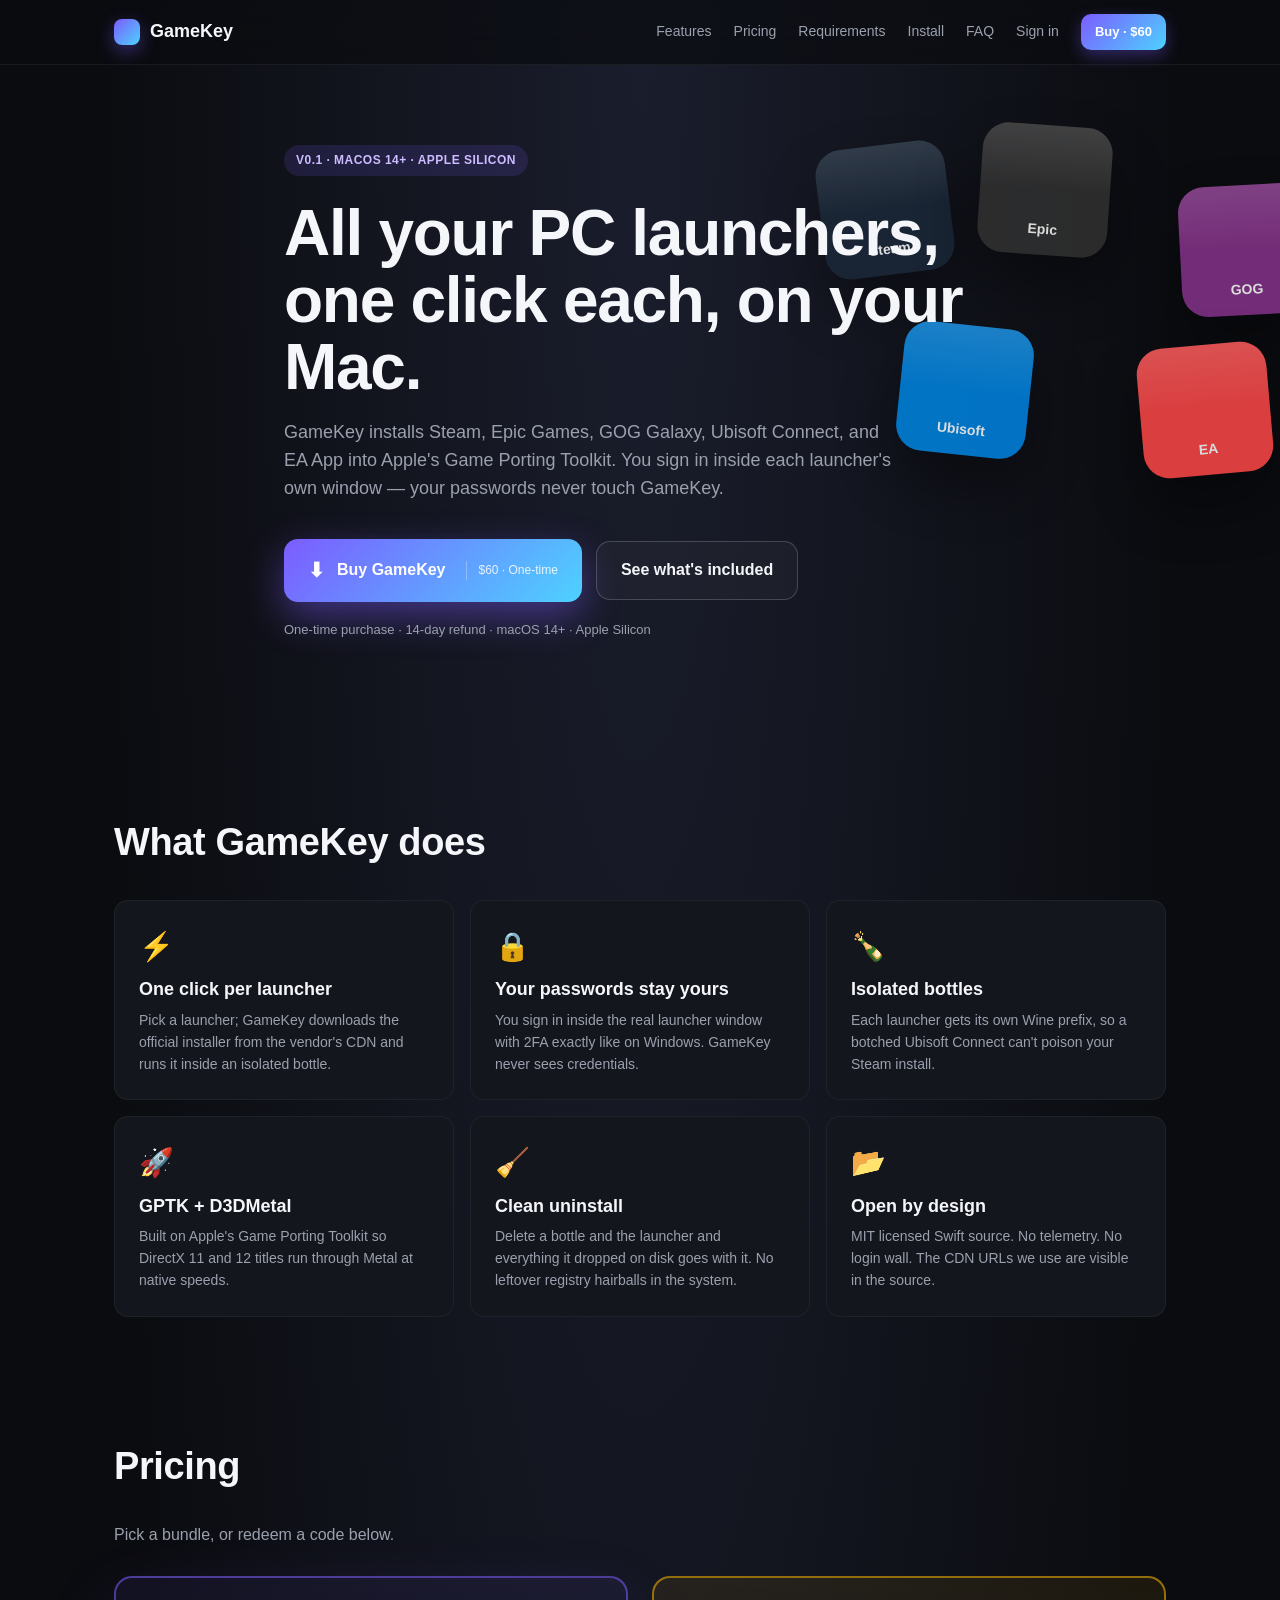
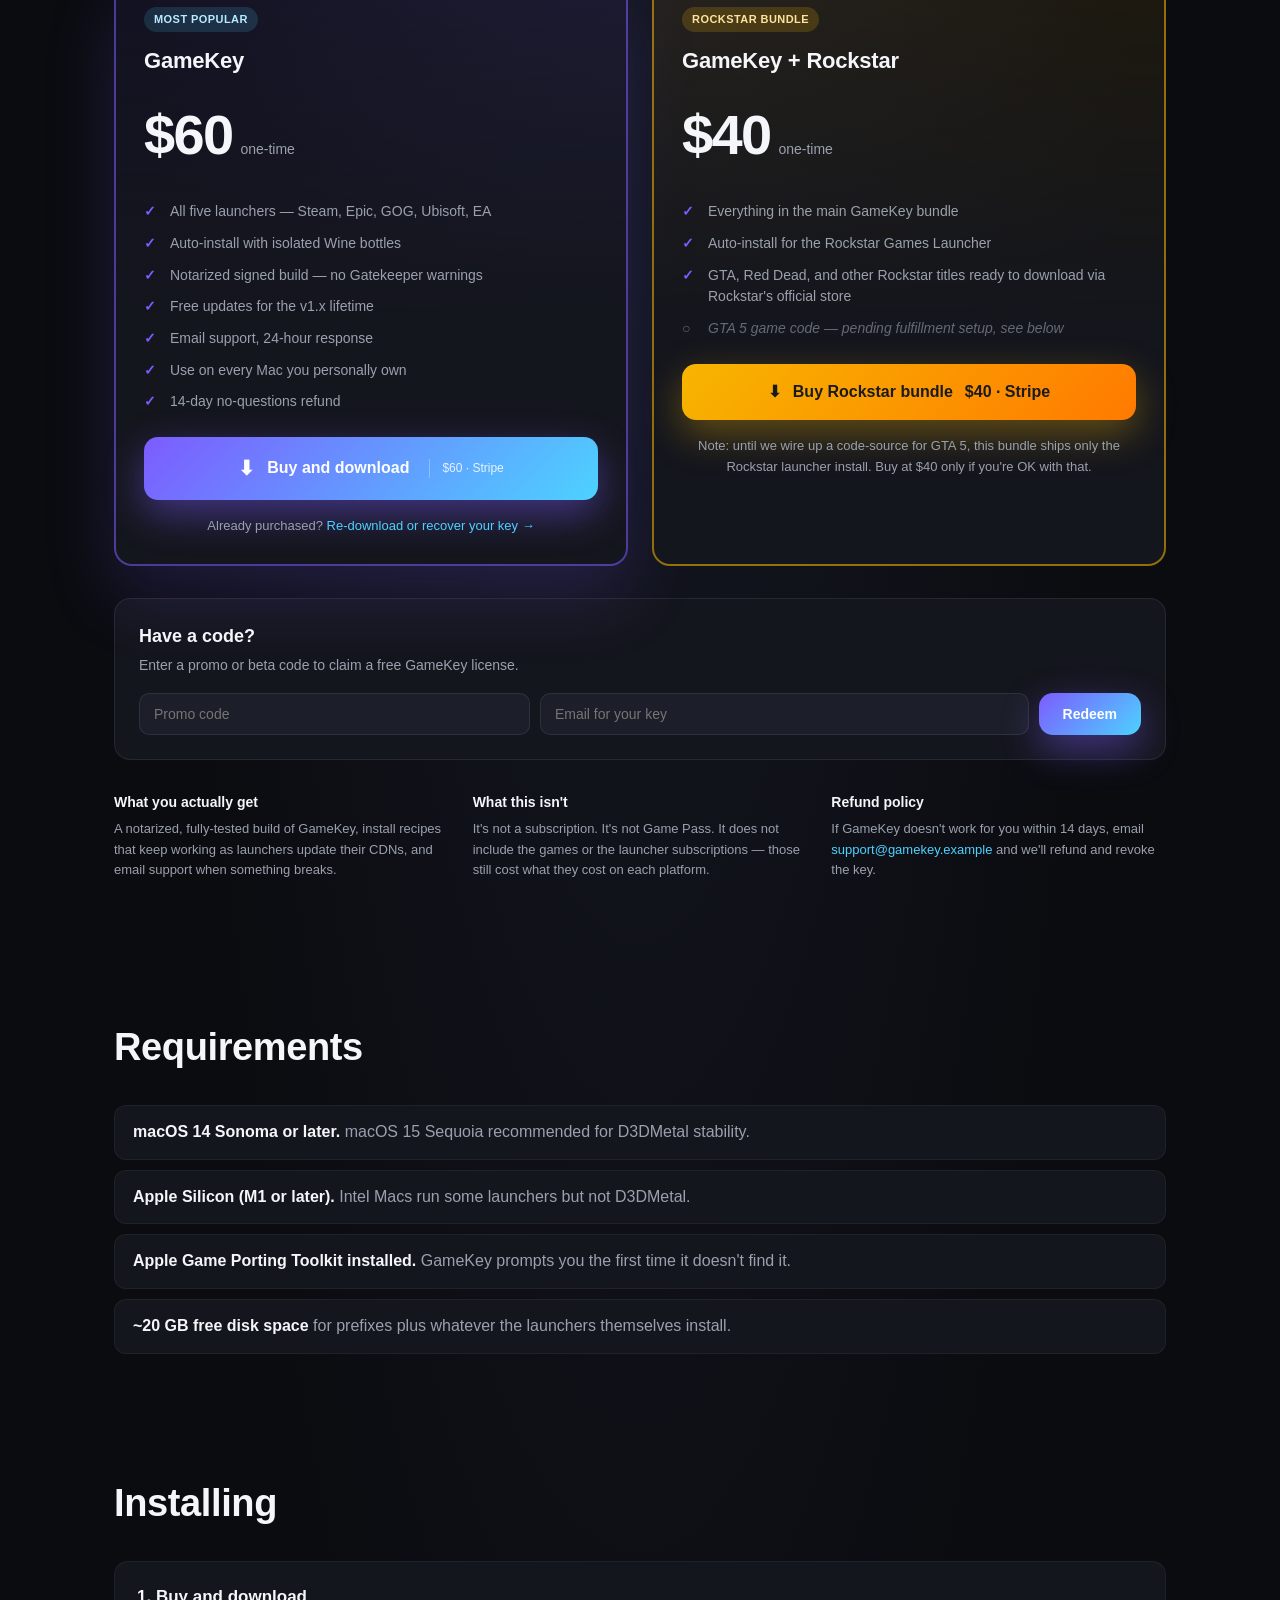
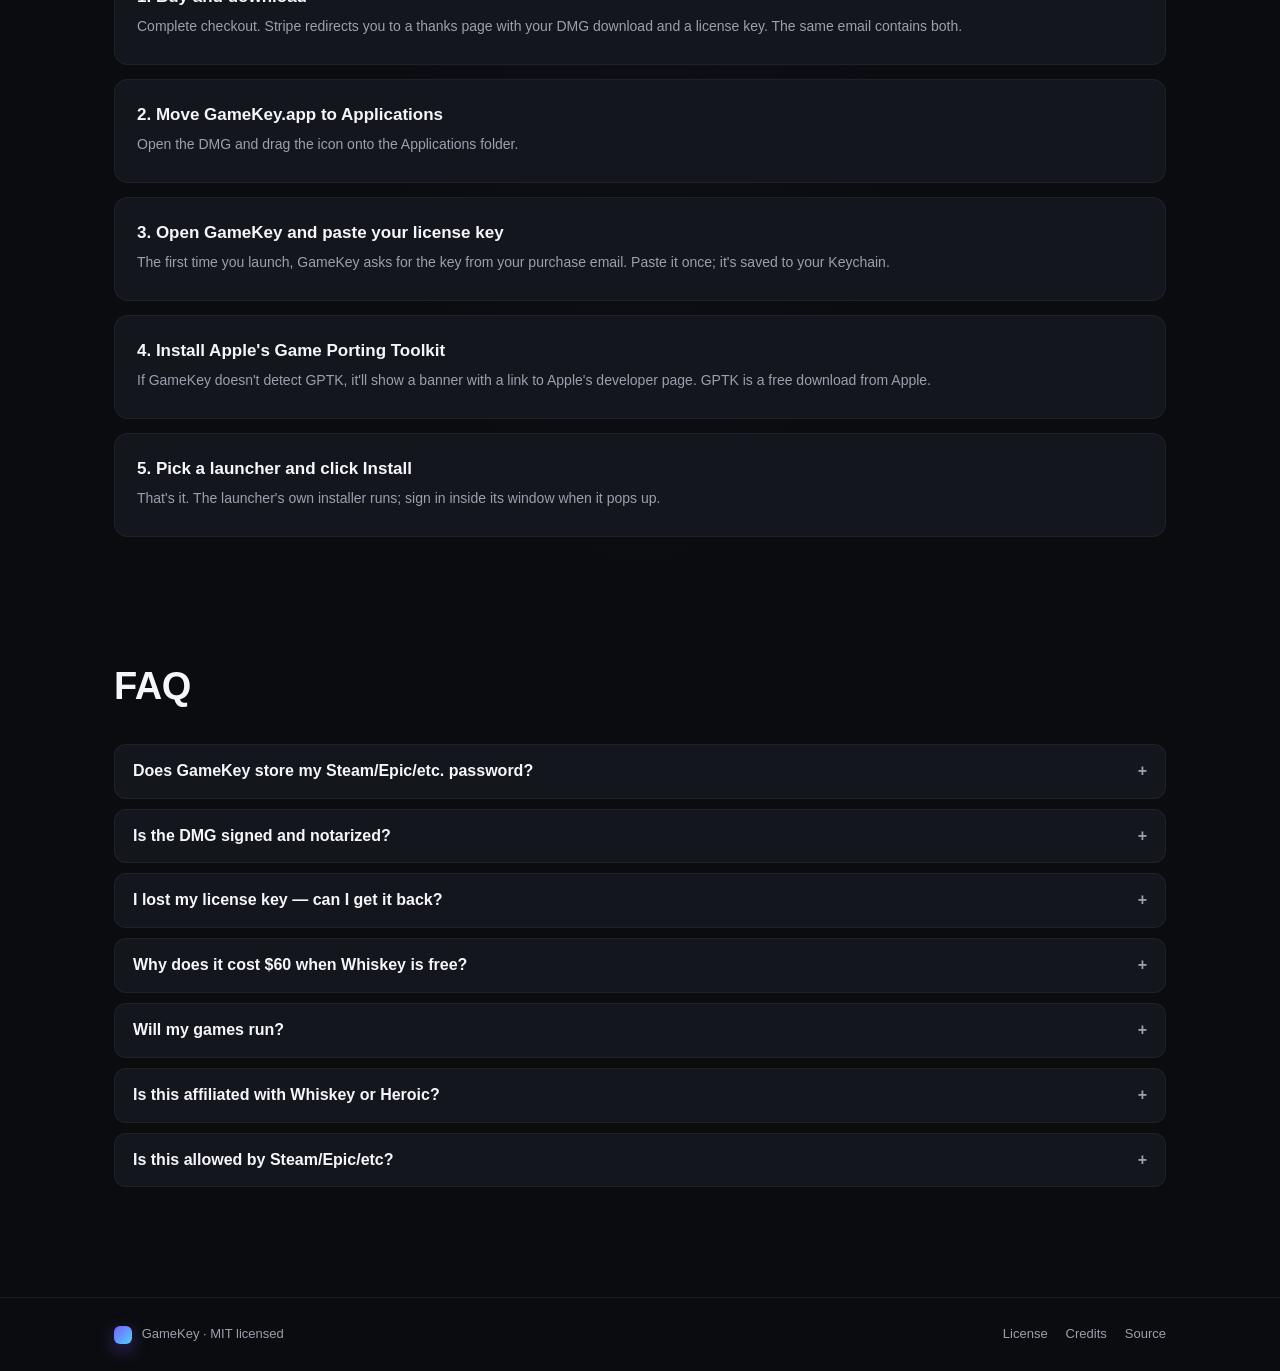
<file: index.html>
<!DOCTYPE html>
<html lang="en">
<head>
    <meta charset="UTF-8">
    <meta name="viewport" content="width=device-width, initial-scale=1.0">
    <title>GameKey — All your PC launchers, on macOS</title>
    <meta name="description" content="GameKey installs Steam, Epic Games, GOG Galaxy, Ubisoft Connect, and EA App into Apple's Game Porting Toolkit so you can play your Windows library on your Mac.">
    <meta property="og:title" content="GameKey">
    <meta property="og:description" content="All five major PC launchers, one click each, on macOS.">
    <link rel="stylesheet" href="styles.css">
</head>
<body>
    <header class="nav">
        <div class="container nav-inner">
            <a href="#" class="brand">
                <span class="brand-mark"></span>
                <span class="brand-text">GameKey</span>
            </a>
            <nav class="nav-links">
                <a href="#features">Features</a>
                <a href="#pricing">Pricing</a>
                <a href="#requirements">Requirements</a>
                <a href="#install">Install</a>
                <a href="#faq">FAQ</a>
                <a href="#" id="nav-signin">Sign in</a>
                <a class="nav-buy" href="#pricing">Buy · $60</a>
            </nav>
        </div>
    </header>

    <main>
        <section class="hero">
            <div class="container hero-inner">
                <span class="eyebrow">v0.1 · macOS 14+ · Apple Silicon</span>
                <h1>All your PC launchers,<br>one click each, on your Mac.</h1>
                <p class="lede">
                    GameKey installs Steam, Epic Games, GOG Galaxy, Ubisoft Connect, and EA App into Apple's
                    Game Porting Toolkit. You sign in inside each launcher's own window — your passwords never
                    touch GameKey.
                </p>
                <div class="cta-row">
                    <a class="btn btn-primary" href="#pricing">
                        <span class="btn-icon">⬇</span>
                        Buy GameKey
                        <span class="btn-sub">$60 · One-time</span>
                    </a>
                    <a class="btn btn-ghost" href="#features">See what's included</a>
                </div>
                <p class="hero-fineprint">
                    One-time purchase · 14-day refund · macOS 14+ · Apple Silicon
                </p>
            </div>
            <div class="hero-art" aria-hidden="true">
                <div class="bottle bottle-steam"><span>Steam</span></div>
                <div class="bottle bottle-epic"><span>Epic</span></div>
                <div class="bottle bottle-gog"><span>GOG</span></div>
                <div class="bottle bottle-ubi"><span>Ubisoft</span></div>
                <div class="bottle bottle-ea"><span>EA</span></div>
            </div>
        </section>

        <section id="features" class="features">
            <div class="container">
                <h2>What GameKey does</h2>
                <div class="feature-grid">
                    <article class="feature">
                        <div class="feature-icon">⚡</div>
                        <h3>One click per launcher</h3>
                        <p>Pick a launcher; GameKey downloads the official installer from the vendor's CDN and runs it inside an isolated bottle.</p>
                    </article>
                    <article class="feature">
                        <div class="feature-icon">🔒</div>
                        <h3>Your passwords stay yours</h3>
                        <p>You sign in inside the real launcher window with 2FA exactly like on Windows. GameKey never sees credentials.</p>
                    </article>
                    <article class="feature">
                        <div class="feature-icon">🍾</div>
                        <h3>Isolated bottles</h3>
                        <p>Each launcher gets its own Wine prefix, so a botched Ubisoft Connect can't poison your Steam install.</p>
                    </article>
                    <article class="feature">
                        <div class="feature-icon">🚀</div>
                        <h3>GPTK + D3DMetal</h3>
                        <p>Built on Apple's Game Porting Toolkit so DirectX 11 and 12 titles run through Metal at native speeds.</p>
                    </article>
                    <article class="feature">
                        <div class="feature-icon">🧹</div>
                        <h3>Clean uninstall</h3>
                        <p>Delete a bottle and the launcher and everything it dropped on disk goes with it. No leftover registry hairballs in the system.</p>
                    </article>
                    <article class="feature">
                        <div class="feature-icon">📂</div>
                        <h3>Open by design</h3>
                        <p>MIT licensed Swift source. No telemetry. No login wall. The CDN URLs we use are visible in the source.</p>
                    </article>
                </div>
            </div>
        </section>

        <section id="pricing" class="pricing">
            <div class="container">
                <h2>Pricing</h2>
                <p class="section-lede">Pick a bundle, or redeem a code below.</p>
                <div class="pricing-grid two-up">
                    <article class="plan plan-featured">
                        <header class="plan-header">
                            <span class="plan-tag">Most popular</span>
                            <h3 class="plan-name">GameKey</h3>
                            <div class="plan-price">
                                <span class="plan-amount">$60</span>
                                <span class="plan-cadence">one-time</span>
                            </div>
                        </header>
                        <ul class="plan-features">
                            <li>All five launchers — Steam, Epic, GOG, Ubisoft, EA</li>
                            <li>Auto-install with isolated Wine bottles</li>
                            <li>Notarized signed build — no Gatekeeper warnings</li>
                            <li>Free updates for the v1.x lifetime</li>
                            <li>Email support, 24-hour response</li>
                            <li>Use on every Mac you personally own</li>
                            <li>14-day no-questions refund</li>
                        </ul>
                        <a class="btn btn-primary btn-block" href="https://buy.stripe.com/REPLACE_WITH_YOUR_PAYMENT_LINK">
                            <span class="btn-icon">⬇</span>
                            Buy and download
                            <span class="btn-sub">$60 · Stripe</span>
                        </a>
                        <p class="plan-fineprint">
                            Already purchased?
                            <a href="thanks.html">Re-download or recover your key →</a>
                        </p>
                    </article>

                    <article class="plan plan-rockstar">
                        <header class="plan-header">
                            <span class="plan-tag plan-tag-rockstar">Rockstar bundle</span>
                            <h3 class="plan-name">GameKey + Rockstar</h3>
                            <div class="plan-price">
                                <span class="plan-amount">$40</span>
                                <span class="plan-cadence">one-time</span>
                            </div>
                        </header>
                        <ul class="plan-features">
                            <li>Everything in the main GameKey bundle</li>
                            <li>Auto-install for the Rockstar Games Launcher</li>
                            <li>GTA, Red Dead, and other Rockstar titles ready to download via Rockstar's official store</li>
                            <li class="feature-pending">GTA 5 game code — pending fulfillment setup, see below</li>
                        </ul>
                        <a class="btn btn-secondary btn-block" href="https://buy.stripe.com/REPLACE_WITH_ROCKSTAR_PAYMENT_LINK">
                            <span class="btn-icon">⬇</span>
                            Buy Rockstar bundle
                            <span class="btn-sub">$40 · Stripe</span>
                        </a>
                        <p class="plan-fineprint">
                            Note: until we wire up a code-source for GTA 5, this bundle ships only the Rockstar launcher install. Buy at $40 only if you're OK with that.
                        </p>
                    </article>
                </div>

                <div class="redeem-block" id="redeem">
                    <h3>Have a code?</h3>
                    <p class="redeem-lede">Enter a promo or beta code to claim a free GameKey license.</p>
                    <form class="redeem-form" id="redeem-form" onsubmit="return false;">
                        <input type="text" id="redeem-code" placeholder="Promo code" autocomplete="off" required>
                        <input type="email" id="redeem-email" placeholder="Email for your key" autocomplete="email" required>
                        <button class="btn btn-primary" id="redeem-submit" type="submit">Redeem</button>
                    </form>
                    <p class="redeem-status" id="redeem-status" hidden></p>
                </div>

                <div class="plan-sidecar plan-sidecar-row">
                    <div>
                        <h4>What you actually get</h4>
                        <p>A notarized, fully-tested build of GameKey, install recipes that keep working as launchers update their CDNs, and email support when something breaks.</p>
                    </div>
                    <div>
                        <h4>What this isn't</h4>
                        <p>It's not a subscription. It's not Game Pass. It does not include the games or the launcher subscriptions — those still cost what they cost on each platform.</p>
                    </div>
                    <div>
                        <h4>Refund policy</h4>
                        <p>If GameKey doesn't work for you within 14 days, email <a href="mailto:support@gamekey.example">support@gamekey.example</a> and we'll refund and revoke the key.</p>
                    </div>
                </div>
            </div>
        </section>

        <script>
            // Redeem form handler. Posts to the worker /redeem endpoint and shows the user
            // their license key inline. Same API_BASE pattern as thanks.html.
            (function () {
                const API_BASE = 'https://api.gamekey.example'; // replace with your deployed worker URL
                const form = document.getElementById('redeem-form');
                const status = document.getElementById('redeem-status');
                const btn = document.getElementById('redeem-submit');

                form.addEventListener('submit', async () => {
                    const code = document.getElementById('redeem-code').value.trim();
                    const email = document.getElementById('redeem-email').value.trim();
                    if (!code || !email) return;

                    btn.disabled = true; btn.textContent = 'Redeeming…';
                    status.hidden = true;
                    try {
                        const res = await fetch(`${API_BASE}/redeem`, {
                            method: 'POST',
                            headers: { 'Content-Type': 'application/json' },
                            body: JSON.stringify({ code, email })
                        });
                        const data = await res.json();
                        if (data.ok && data.key) {
                            status.innerHTML = `Your key: <code>${data.key}</code> — also emailed to ${email}.`;
                            status.className = 'redeem-status ok';
                        } else {
                            status.textContent = data.reason || 'That code didn\'t work.';
                            status.className = 'redeem-status err';
                        }
                    } catch (e) {
                        status.textContent = 'Couldn\'t reach the server. Try again in a moment.';
                        status.className = 'redeem-status err';
                    }
                    status.hidden = false;
                    btn.disabled = false; btn.textContent = 'Redeem';
                });
            })();
        </script>

        <section id="requirements" class="requirements">
            <div class="container">
                <h2>Requirements</h2>
                <ul class="req-list">
                    <li><strong>macOS 14 Sonoma or later.</strong> macOS 15 Sequoia recommended for D3DMetal stability.</li>
                    <li><strong>Apple Silicon (M1 or later).</strong> Intel Macs run some launchers but not D3DMetal.</li>
                    <li><strong>Apple Game Porting Toolkit installed.</strong> GameKey prompts you the first time it doesn't find it.</li>
                    <li><strong>~20 GB free disk space</strong> for prefixes plus whatever the launchers themselves install.</li>
                </ul>
            </div>
        </section>

        <section id="install" class="install">
            <div class="container">
                <h2>Installing</h2>
                <ol class="steps">
                    <li>
                        <h3>1. Buy and download</h3>
                        <p>Complete checkout. Stripe redirects you to a thanks page with your DMG download and a license key. The same email contains both.</p>
                    </li>
                    <li>
                        <h3>2. Move GameKey.app to Applications</h3>
                        <p>Open the DMG and drag the icon onto the Applications folder.</p>
                    </li>
                    <li>
                        <h3>3. Open GameKey and paste your license key</h3>
                        <p>The first time you launch, GameKey asks for the key from your purchase email. Paste it once; it's saved to your Keychain.</p>
                    </li>
                    <li>
                        <h3>4. Install Apple's Game Porting Toolkit</h3>
                        <p>If GameKey doesn't detect GPTK, it'll show a banner with a link to Apple's developer page. GPTK is a free download from Apple.</p>
                    </li>
                    <li>
                        <h3>5. Pick a launcher and click Install</h3>
                        <p>That's it. The launcher's own installer runs; sign in inside its window when it pops up.</p>
                    </li>
                </ol>
            </div>
        </section>

        <section id="faq" class="faq">
            <div class="container">
                <h2>FAQ</h2>
                <details>
                    <summary>Does GameKey store my Steam/Epic/etc. password?</summary>
                    <p>No. You sign in inside the launcher's own window, the same way you would on Windows. GameKey has no login form and no credential store.</p>
                </details>
                <details>
                    <summary>Is the DMG signed and notarized?</summary>
                    <p>Yes. The paid build is signed with our Apple Developer ID and notarized by Apple, so there's no Gatekeeper warning on first open.</p>
                </details>
                <details>
                    <summary>I lost my license key — can I get it back?</summary>
                    <p>Open <a href="thanks.html">the recovery page</a> and enter the email you bought with. We'll re-send your key. If your account is in good standing the same key works on every Mac you personally own.</p>
                </details>
                <details>
                    <summary>Why does it cost $60 when Whiskey is free?</summary>
                    <p>Whiskey is great and you should consider it. GameKey charges for: a notarized one-click build, automated install recipes for all five launchers (kept up to date as the vendors change CDNs), per-launcher prefix tweaks so EA App and Ubisoft Connect don't fight you, and email support when a launcher breaks. If none of that is worth $60 to you, Whiskey is the right tool.</p>
                </details>
                <details>
                    <summary>Will my games run?</summary>
                    <p>Most DirectX 11/12 titles work through GPTK. Anti-cheat heavy games (Valorant, Fortnite chapter-restricted modes, Call of Duty multiplayer) do not — that's a launcher and anti-cheat issue, not a GameKey issue.</p>
                </details>
                <details>
                    <summary>Is this affiliated with Whiskey or Heroic?</summary>
                    <p>No. GameKey was inspired by both projects but shares no code with either. See <a href="CREDITS.md">CREDITS.md</a> for full attributions.</p>
                </details>
                <details>
                    <summary>Is this allowed by Steam/Epic/etc?</summary>
                    <p>Running the official launcher under Wine is something each platform tolerates to varying degrees, but none ban the practice. GameKey deliberately doesn't automate logins or scrape platform APIs, which is where you get into ToS trouble.</p>
                </details>
            </div>
        </section>
    </main>

    <footer>
        <div class="container footer-inner">
            <div>
                <span class="brand-mark small"></span>
                <span>GameKey · MIT licensed</span>
            </div>
            <nav class="footer-links">
                <a href="LICENSE">License</a>
                <a href="CREDITS.md">Credits</a>
                <a href="https://github.com/">Source</a>
            </nav>
        </div>
    </footer>

    <!-- Sign-in modal: shown when the user clicks Sign in. Magic-link auth, no password. -->
    <div class="auth-overlay" id="auth-overlay" hidden>
        <div class="auth-modal">
            <button class="auth-close" id="auth-close" aria-label="Close">×</button>
            <h2 id="auth-title">Sign in to GameKey</h2>
            <p id="auth-lede">We'll email you a one-time link. No passwords.</p>
            <input type="email" id="auth-email" placeholder="you@example.com" autocomplete="email">
            <button class="btn btn-primary btn-block" id="auth-submit">Email me a sign-in link</button>
            <p class="auth-status" id="auth-status" hidden></p>
        </div>
    </div>

    <script>
        // Account / auth glue. Two roles:
        //  1. The Sign in nav link opens the magic-link modal.
        //  2. If the user already has a session token (in localStorage), we replace "Sign in" with
        //     "Account" and prefill their email anywhere it's needed (Stripe link, redeem form).
        (function () {
            const API_BASE = 'https://api.gamekey.example'; // replace with your deployed worker URL
            const navSignin = document.getElementById('nav-signin');
            const overlay = document.getElementById('auth-overlay');
            const close = document.getElementById('auth-close');
            const submit = document.getElementById('auth-submit');
            const emailInput = document.getElementById('auth-email');
            const status = document.getElementById('auth-status');
            const title = document.getElementById('auth-title');
            const lede = document.getElementById('auth-lede');

            const sessionToken = localStorage.getItem('gamekey.session');

            function showOverlay() { overlay.hidden = false; emailInput.focus(); }
            function hideOverlay() { overlay.hidden = true; status.hidden = true; }

            navSignin.addEventListener('click', (e) => {
                e.preventDefault();
                if (sessionToken) {
                    location.href = 'account.html';
                } else {
                    showOverlay();
                }
            });
            close.addEventListener('click', hideOverlay);
            overlay.addEventListener('click', (e) => { if (e.target === overlay) hideOverlay(); });

            submit.addEventListener('click', async () => {
                const email = emailInput.value.trim();
                if (!email) return;
                submit.disabled = true; submit.textContent = 'Sending…';
                try {
                    await fetch(`${API_BASE}/auth/request`, {
                        method: 'POST',
                        headers: { 'Content-Type': 'application/json' },
                        body: JSON.stringify({ email })
                    });
                    title.textContent = 'Check your email';
                    lede.textContent = `We sent a sign-in link to ${email}. The link expires in 15 minutes.`;
                    emailInput.style.display = 'none';
                    submit.style.display = 'none';
                } catch (e) {
                    status.hidden = false;
                    status.className = 'auth-status err';
                    status.textContent = 'Couldn\'t send. Try again in a moment.';
                    submit.disabled = false; submit.textContent = 'Email me a sign-in link';
                }
            });

            // If signed in, show "Account" in the nav and prefill any email input.
            if (sessionToken) {
                navSignin.textContent = 'Account';
                fetch(`${API_BASE}/auth/me`, {
                    method: 'POST',
                    headers: { 'Content-Type': 'application/json' },
                    body: JSON.stringify({ sessionToken })
                }).then(r => r.json()).then(data => {
                    if (data.ok && data.email) {
                        // Prefill the redeem form's email field, and append email to the Stripe
                        // Payment Links so the user doesn't type it again.
                        const redeemEmail = document.getElementById('redeem-email');
                        if (redeemEmail) redeemEmail.value = data.email;
                        document.querySelectorAll('a[href*="buy.stripe.com"]').forEach(a => {
                            const url = new URL(a.href);
                            url.searchParams.set('prefilled_email', data.email);
                            a.href = url.toString();
                        });
                    } else {
                        // Stale token. Clean it up.
                        localStorage.removeItem('gamekey.session');
                    }
                }).catch(() => {});
            }
        })();
    </script>
</body>
</html>
</file>
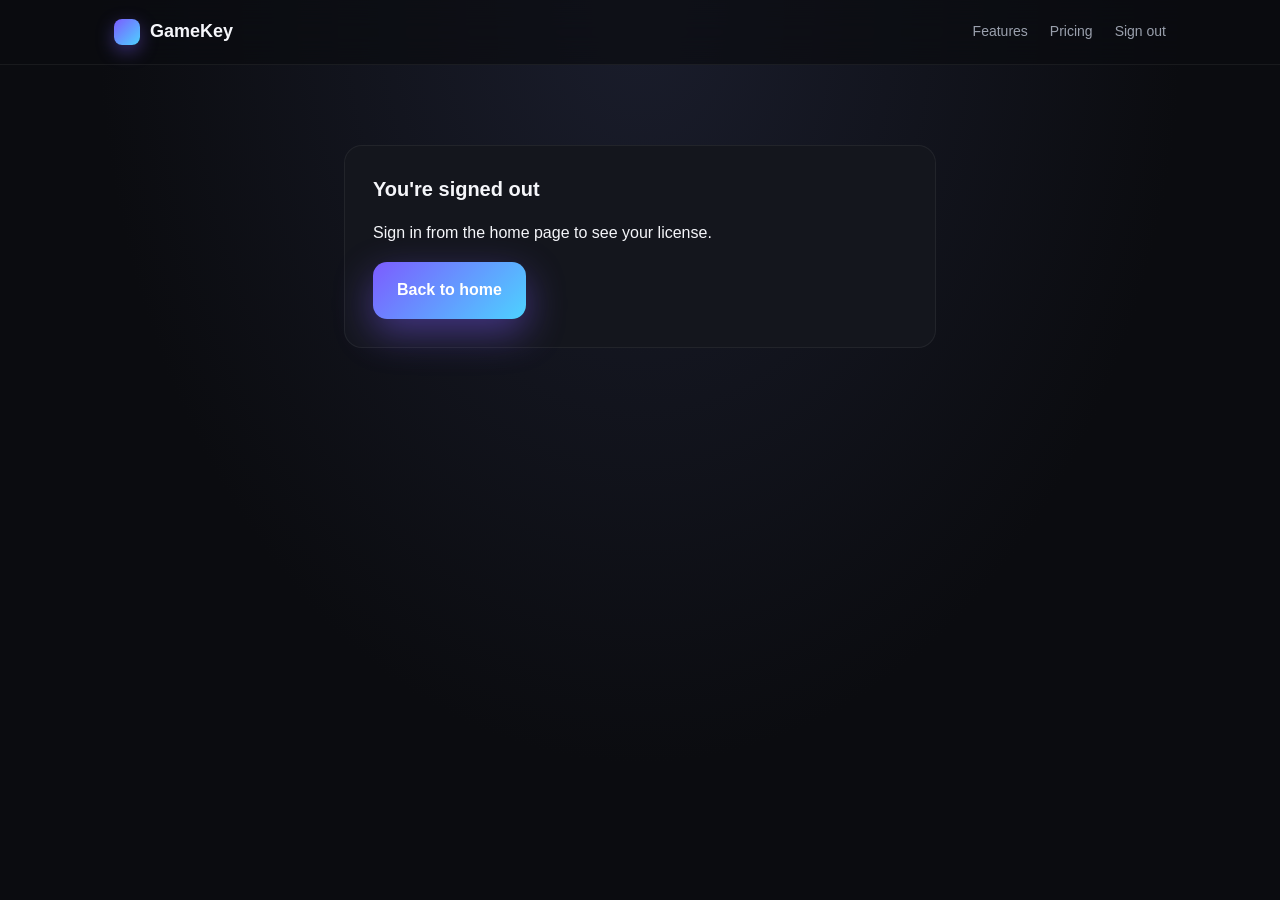
<file: account.html>
<!DOCTYPE html>
<html lang="en">
<head>
    <meta charset="UTF-8">
    <meta name="viewport" content="width=device-width, initial-scale=1.0">
    <title>Account — GameKey</title>
    <meta name="robots" content="noindex">
    <link rel="stylesheet" href="styles.css">
    <style>
        .account { max-width: 640px; margin: 80px auto; padding: 0 24px; }
        .account-card {
            background: var(--surface);
            border: 1px solid rgba(255,255,255,0.06);
            border-radius: 18px;
            padding: 28px;
            margin-bottom: 16px;
        }
        .account-card h2 { font-size: 20px; margin: 0 0 14px; }
        .account-row {
            display: flex;
            justify-content: space-between;
            padding: 10px 0;
            border-bottom: 1px solid rgba(255,255,255,0.05);
            font-size: 14px;
        }
        .account-row:last-child { border-bottom: none; }
        .account-row .label { color: var(--muted); }
        .account-row .val { font-family: ui-monospace, Menlo, monospace; user-select: all; word-break: break-all; }
        .empty { color: var(--muted); font-size: 14px; padding: 12px 0; }
        .account-actions { display: flex; gap: 10px; margin-top: 18px; }
    </style>
</head>
<body>
    <header class="nav">
        <div class="container nav-inner">
            <a href="index.html" class="brand">
                <span class="brand-mark"></span>
                <span class="brand-text">GameKey</span>
            </a>
            <nav class="nav-links">
                <a href="index.html#features">Features</a>
                <a href="index.html#pricing">Pricing</a>
                <a href="#" id="signout-link">Sign out</a>
            </nav>
        </div>
    </header>

    <main class="account" id="account-loading">
        <div class="account-card">
            <p>Loading your account…</p>
        </div>
    </main>

    <main class="account" id="account-signed-in" hidden>
        <h1 style="margin-bottom: 8px;">Your account</h1>
        <p style="color: var(--muted); margin: 0 0 24px;" id="account-email">—</p>

        <div class="account-card" id="license-card">
            <h2>License</h2>
            <div id="license-empty" class="empty">
                You haven't bought GameKey yet. <a href="index.html#pricing">See pricing →</a>
            </div>
            <div id="license-present" hidden>
                <div class="account-row"><span class="label">Key</span><span class="val" id="license-key">—</span></div>
                <div class="account-row"><span class="label">Source</span><span class="val" id="license-source">—</span></div>
                <div class="account-row"><span class="label">Activated on</span><span class="val" id="license-activations">—</span></div>
                <div class="account-row"><span class="label">Status</span><span class="val" id="license-status">—</span></div>
                <div class="account-actions">
                    <a class="btn btn-primary" id="download-link" href="#" download>Download GameKey.dmg</a>
                </div>
            </div>
        </div>
    </main>

    <main class="account" id="account-signed-out" hidden>
        <div class="account-card">
            <h2>You're signed out</h2>
            <p>Sign in from the home page to see your license.</p>
            <a class="btn btn-primary" href="index.html">Back to home</a>
        </div>
    </main>

    <script>
        const API_BASE = 'https://api.gamekey.example'; // replace with your deployed worker URL

        // Sign-in tokens arrive as #token=... after the worker redirects from /auth/verify.
        // We capture and store, then strip from the URL so refreshes don't re-process the token.
        if (location.hash.startsWith('#token=')) {
            const token = location.hash.slice('#token='.length);
            localStorage.setItem('gamekey.session', token);
            history.replaceState(null, '', location.pathname);
        }

        const sessionToken = localStorage.getItem('gamekey.session');

        async function load() {
            const loading = document.getElementById('account-loading');
            const signedIn = document.getElementById('account-signed-in');
            const signedOut = document.getElementById('account-signed-out');

            if (!sessionToken) {
                loading.hidden = true;
                signedOut.hidden = false;
                return;
            }
            try {
                const res = await fetch(`${API_BASE}/auth/me`, {
                    method: 'POST',
                    headers: { 'Content-Type': 'application/json' },
                    body: JSON.stringify({ sessionToken })
                });
                const data = await res.json();
                if (!data.ok) throw new Error('not authenticated');

                document.getElementById('account-email').textContent = data.email;
                if (data.license) {
                    document.getElementById('license-empty').hidden = true;
                    document.getElementById('license-present').hidden = false;
                    document.getElementById('license-key').textContent = data.license.key;
                    document.getElementById('license-source').textContent = data.license.source || 'unknown';
                    document.getElementById('license-activations').textContent =
                        `${data.license.activations} of ${data.license.activationsMax}`;
                    document.getElementById('license-status').textContent = data.license.status;
                }
                loading.hidden = true;
                signedIn.hidden = false;
            } catch (e) {
                localStorage.removeItem('gamekey.session');
                loading.hidden = true;
                signedOut.hidden = false;
            }
        }

        document.getElementById('signout-link').addEventListener('click', async (e) => {
            e.preventDefault();
            const token = localStorage.getItem('gamekey.session');
            localStorage.removeItem('gamekey.session');
            if (token) {
                try { await fetch(`${API_BASE}/auth/signout`, {
                    method: 'POST',
                    headers: { 'Content-Type': 'application/json' },
                    body: JSON.stringify({ sessionToken: token })
                }); } catch (_) {}
            }
            location.href = 'index.html';
        });

        load();
    </script>
</body>
</html>
</file>
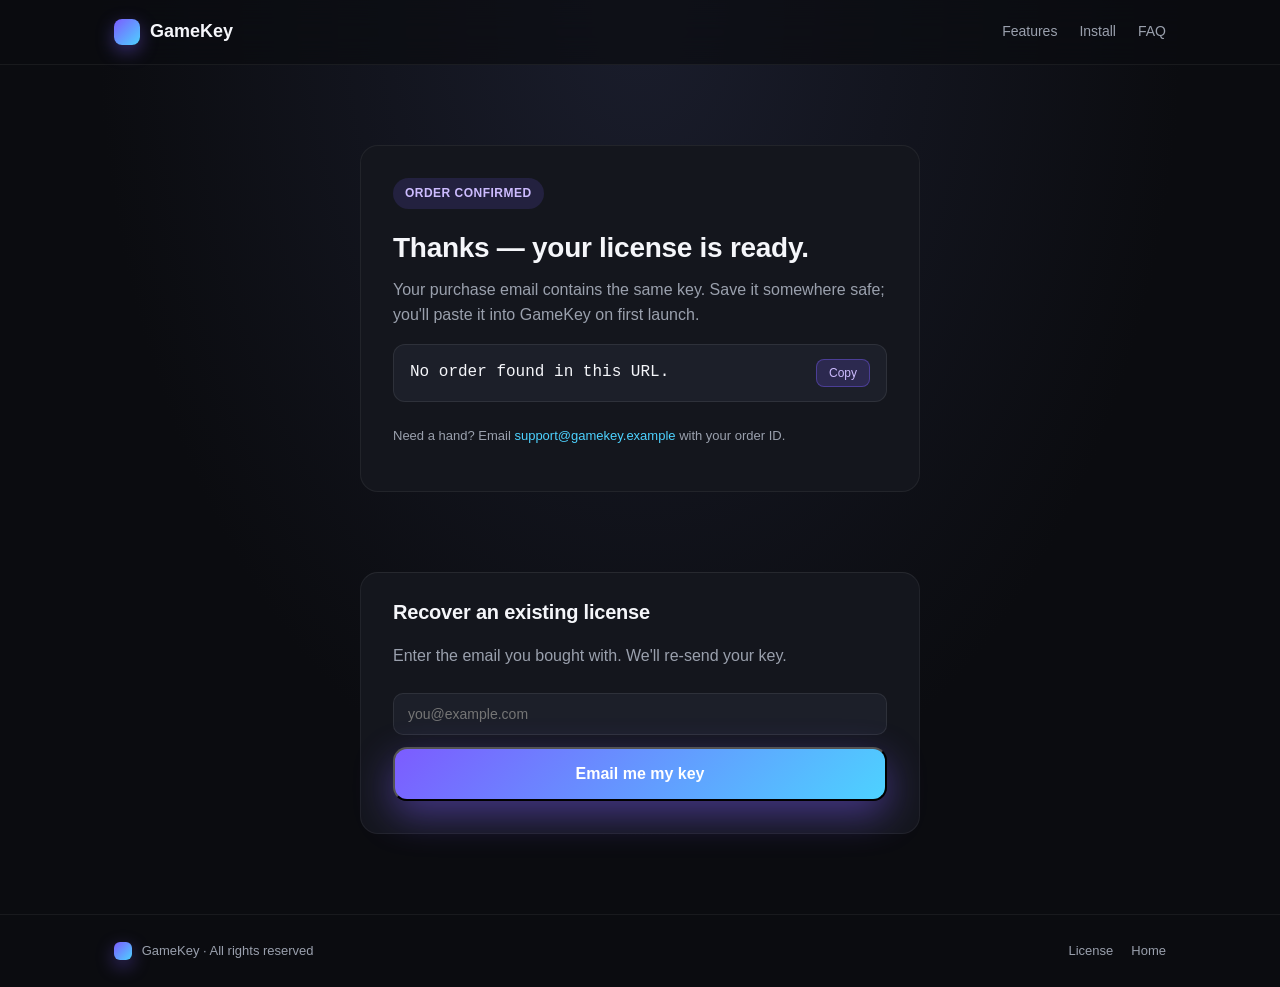
<file: thanks.html>
<!DOCTYPE html>
<html lang="en">
<head>
    <meta charset="UTF-8">
    <meta name="viewport" content="width=device-width, initial-scale=1.0">
    <title>Thank you — GameKey</title>
    <meta name="robots" content="noindex">
    <link rel="stylesheet" href="styles.css">
    <style>
        /* Page-local styles for the thanks/recovery flow. */
        .thanks-card {
            max-width: 560px;
            margin: 80px auto;
            padding: 32px;
            background: var(--surface);
            border: 1px solid rgba(255,255,255,0.06);
            border-radius: 18px;
        }
        .thanks-card h1 { font-size: 28px; margin: 0 0 12px; letter-spacing: -0.01em; }
        .thanks-card p { color: var(--muted); }
        .key-box {
            display: flex;
            align-items: center;
            justify-content: space-between;
            background: var(--surface-2);
            border: 1px solid rgba(255,255,255,0.08);
            border-radius: 12px;
            padding: 14px 16px;
            font-family: ui-monospace, SFMono-Regular, Menlo, monospace;
            margin: 16px 0 24px;
            user-select: all;
            word-break: break-all;
        }
        .key-actions { display: flex; gap: 8px; }
        .pill-btn {
            background: rgba(124,92,255,0.18);
            border: 1px solid rgba(124,92,255,0.4);
            color: #cdbcff;
            padding: 6px 12px;
            border-radius: 8px;
            font-size: 12px;
            cursor: pointer;
        }
        .pill-btn:hover { background: rgba(124,92,255,0.28); }
        .recovery {
            margin-top: 32px;
            padding-top: 24px;
            border-top: 1px solid rgba(255,255,255,0.08);
        }
        .recovery input {
            width: 100%;
            padding: 12px 14px;
            border-radius: 10px;
            background: var(--surface-2);
            border: 1px solid rgba(255,255,255,0.08);
            color: var(--text);
            font-size: 14px;
            margin: 8px 0 12px;
        }
        .status { font-size: 13px; margin-top: 8px; }
        .status.ok { color: #6cd49b; }
        .status.err { color: #ff7676; }
        .hidden { display: none; }
    </style>
</head>
<body>
    <header class="nav">
        <div class="container nav-inner">
            <a href="index.html" class="brand">
                <span class="brand-mark"></span>
                <span class="brand-text">GameKey</span>
            </a>
            <nav class="nav-links">
                <a href="index.html#features">Features</a>
                <a href="index.html#install">Install</a>
                <a href="index.html#faq">FAQ</a>
            </nav>
        </div>
    </header>

    <main>
        <section class="thanks-card" id="thanks-purchase">
            <span class="eyebrow">Order confirmed</span>
            <h1>Thanks — your license is ready.</h1>
            <p>Your purchase email contains the same key. Save it somewhere safe; you'll paste it into GameKey on first launch.</p>

            <div class="key-box">
                <span id="license-key">Loading your key…</span>
                <div class="key-actions">
                    <button class="pill-btn" id="copy-key">Copy</button>
                </div>
            </div>

            <a class="btn btn-primary btn-block" id="download-link" href="#" download>
                <span class="btn-icon">⬇</span>
                Download GameKey.dmg
                <span class="btn-sub">macOS 14+ · Apple Silicon</span>
            </a>

            <p style="margin-top: 18px; font-size: 13px;">
                Need a hand? Email <a href="mailto:support@gamekey.example">support@gamekey.example</a> with your order ID.
            </p>
        </section>

        <section class="thanks-card recovery" id="recovery-card">
            <h2 style="font-size: 20px; margin: 0 0 8px;">Recover an existing license</h2>
            <p>Enter the email you bought with. We'll re-send your key.</p>
            <input type="email" id="recovery-email" placeholder="you@example.com" autocomplete="email">
            <button class="btn btn-primary btn-block" id="recovery-submit">Email me my key</button>
            <p class="status hidden" id="recovery-status"></p>
        </section>
    </main>

    <footer>
        <div class="container footer-inner">
            <div>
                <span class="brand-mark small"></span>
                <span>GameKey · All rights reserved</span>
            </div>
            <nav class="footer-links">
                <a href="LICENSE">License</a>
                <a href="index.html">Home</a>
            </nav>
        </div>
    </footer>

    <script>
        // Stripe will redirect users here with ?session_id=cs_xxx after a successful Checkout.
        // This page calls our server endpoint to:
        //   1. verify the session is real and paid
        //   2. mint (or fetch) a license key bound to that session
        //   3. return a single-use signed download URL for the DMG
        // The endpoint is a small Cloudflare Worker (or any backend) that talks to the Stripe API
        // with your secret key. Never embed the secret key here.
        const params = new URLSearchParams(location.search);
        const sessionId = params.get('session_id');

        const API_BASE = 'https://api.gamekey.example'; // replace with your deployed worker URL.

        const keyEl = document.getElementById('license-key');
        const dlEl = document.getElementById('download-link');
        const copyBtn = document.getElementById('copy-key');

        async function loadOrder() {
            if (!sessionId) {
                keyEl.textContent = 'No order found in this URL.';
                dlEl.classList.add('hidden');
                return;
            }
            try {
                const res = await fetch(`${API_BASE}/orders/${encodeURIComponent(sessionId)}`);
                if (!res.ok) throw new Error('order lookup failed');
                const data = await res.json();
                keyEl.textContent = data.licenseKey;
                dlEl.href = data.downloadUrl;
            } catch (e) {
                keyEl.textContent = 'We could not load your order. Email support@gamekey.example.';
                dlEl.classList.add('hidden');
            }
        }

        copyBtn.addEventListener('click', async () => {
            try {
                await navigator.clipboard.writeText(keyEl.textContent);
                copyBtn.textContent = 'Copied';
                setTimeout(() => { copyBtn.textContent = 'Copy'; }, 1500);
            } catch (_) {}
        });

        document.getElementById('recovery-submit').addEventListener('click', async () => {
            const email = document.getElementById('recovery-email').value.trim();
            const status = document.getElementById('recovery-status');
            status.classList.remove('hidden', 'ok', 'err');
            if (!email) { status.classList.add('err'); status.textContent = 'Please enter an email.'; return; }
            try {
                const res = await fetch(`${API_BASE}/recover`, {
                    method: 'POST',
                    headers: { 'Content-Type': 'application/json' },
                    body: JSON.stringify({ email })
                });
                if (!res.ok) throw new Error();
                status.classList.add('ok');
                status.textContent = 'If we have a record of that email, your key is on its way.';
            } catch (_) {
                status.classList.add('err');
                status.textContent = 'Something went wrong. Try again or email support.';
            }
        });

        loadOrder();
    </script>
</body>
</html>
</file>
<file: styles.css>
:root {
    --bg: #0b0c10;
    --surface: #14161d;
    --surface-2: #1c1f29;
    --text: #f5f6fa;
    --muted: #9aa0ad;
    --accent: #7c5cff;
    --accent-2: #4dd2ff;
    --steam: #1b2838;
    --epic: #313131;
    --gog: #86328a;
    --ubi: #0085e2;
    --ea: #ff4747;
    --radius: 14px;
    --container: 1100px;
}

* { box-sizing: border-box; }

html, body { margin: 0; padding: 0; }

body {
    font-family: -apple-system, BlinkMacSystemFont, "SF Pro Text", "Helvetica Neue", Arial, sans-serif;
    background: radial-gradient(ellipse at top, #1a1d2c 0%, var(--bg) 60%);
    color: var(--text);
    line-height: 1.55;
    min-height: 100vh;
}

.container {
    max-width: var(--container);
    margin: 0 auto;
    padding: 0 24px;
}

a { color: var(--accent-2); text-decoration: none; }
a:hover { text-decoration: underline; }

/* nav */
.nav {
    position: sticky;
    top: 0;
    backdrop-filter: blur(18px);
    background: rgba(11, 12, 16, 0.7);
    border-bottom: 1px solid rgba(255,255,255,0.06);
    z-index: 10;
}
.nav-inner {
    display: flex;
    align-items: center;
    justify-content: space-between;
    height: 64px;
}
.brand {
    display: flex;
    align-items: center;
    gap: 10px;
    color: var(--text);
    font-weight: 600;
    font-size: 18px;
}
.brand:hover { text-decoration: none; }
.brand-mark {
    width: 26px;
    height: 26px;
    border-radius: 8px;
    background: linear-gradient(135deg, var(--accent), var(--accent-2));
    box-shadow: 0 6px 18px rgba(124, 92, 255, 0.4);
}
.brand-mark.small { width: 18px; height: 18px; border-radius: 6px; display: inline-block; vertical-align: middle; margin-right: 6px;}
.nav-links { display: flex; gap: 22px; align-items: center; }
.nav-links a { color: var(--muted); font-size: 14px; }
.nav-links a:hover { color: var(--text); text-decoration: none; }
.nav-link-muted { opacity: 0.7; }
.nav-buy {
    background: linear-gradient(135deg, var(--accent), var(--accent-2));
    color: white !important;
    padding: 8px 14px;
    border-radius: 10px;
    font-weight: 600 !important;
    font-size: 13px !important;
    box-shadow: 0 6px 16px rgba(124,92,255,0.35);
}
.nav-buy:hover { text-decoration: none; transform: translateY(-1px); }

/* hero */
.hero {
    position: relative;
    overflow: hidden;
    padding: 80px 0 100px;
}
.hero-inner { position: relative; z-index: 2; max-width: 760px; }
.eyebrow {
    display: inline-block;
    padding: 6px 12px;
    border-radius: 999px;
    background: rgba(124, 92, 255, 0.15);
    color: #cdbcff;
    font-size: 12px;
    letter-spacing: 0.04em;
    text-transform: uppercase;
    font-weight: 600;
    margin-bottom: 24px;
}
h1 {
    font-size: clamp(38px, 6vw, 64px);
    line-height: 1.05;
    letter-spacing: -0.02em;
    font-weight: 700;
    margin: 0 0 18px;
}
.lede { font-size: 18px; color: var(--muted); max-width: 620px; }
.cta-row {
    margin: 36px 0 16px;
    display: flex;
    gap: 14px;
    align-items: center;
    flex-wrap: wrap;
}
.btn {
    display: inline-flex;
    align-items: center;
    gap: 12px;
    padding: 16px 24px;
    border-radius: var(--radius);
    font-weight: 600;
    font-size: 16px;
    transition: transform 0.15s ease, box-shadow 0.15s ease;
}
.btn:hover { text-decoration: none; transform: translateY(-1px); }
.btn-primary {
    background: linear-gradient(135deg, var(--accent), var(--accent-2));
    color: white;
    box-shadow: 0 14px 38px rgba(124, 92, 255, 0.45);
}
.btn-primary .btn-icon { font-size: 20px; }
.btn-primary .btn-sub {
    font-weight: 400;
    font-size: 12px;
    opacity: 0.85;
    margin-left: 8px;
    padding-left: 12px;
    border-left: 1px solid rgba(255,255,255,0.35);
}
.btn-ghost {
    color: var(--text);
    border: 1px solid rgba(255,255,255,0.18);
    background: rgba(255,255,255,0.03);
}
.hero-fineprint { color: var(--muted); font-size: 13px; margin-top: 18px; }

.hero-art {
    position: absolute;
    top: 60px;
    right: -60px;
    width: 520px;
    height: 480px;
    z-index: 1;
    opacity: 0.85;
    pointer-events: none;
}
.bottle {
    position: absolute;
    width: 130px;
    height: 130px;
    border-radius: 26px;
    display: flex;
    align-items: flex-end;
    justify-content: center;
    padding: 14px;
    color: white;
    font-weight: 600;
    font-size: 14px;
    box-shadow: 0 30px 60px rgba(0,0,0,0.45);
    transform: rotate(var(--rot, -4deg));
}
.bottle::after {
    content: "";
    position: absolute;
    inset: 0;
    border-radius: inherit;
    background: linear-gradient(180deg, rgba(255,255,255,0.12), transparent 50%);
}
.bottle-steam { background: var(--steam); top: 20px; left: 0; --rot: -7deg; }
.bottle-epic  { background: var(--epic); top: 0; left: 160px; --rot: 4deg; }
.bottle-gog   { background: var(--gog); top: 60px; right: 30px; --rot: -3deg; }
.bottle-ubi   { background: var(--ubi); top: 200px; left: 80px; --rot: 6deg; }
.bottle-ea    { background: var(--ea); top: 220px; right: 70px; --rot: -5deg; }
@media (max-width: 900px) { .hero-art { display: none; } }

/* sections */
section h2 {
    font-size: clamp(28px, 4vw, 38px);
    letter-spacing: -0.01em;
    margin: 0 0 28px;
}

.features { padding: 60px 0; }
.feature-grid {
    display: grid;
    grid-template-columns: repeat(auto-fit, minmax(260px, 1fr));
    gap: 16px;
}
.feature {
    background: var(--surface);
    border: 1px solid rgba(255,255,255,0.05);
    border-radius: var(--radius);
    padding: 24px;
    transition: border-color 0.15s ease, transform 0.15s ease;
}
.feature:hover { border-color: rgba(124,92,255,0.4); transform: translateY(-2px); }
.feature h3 { font-size: 18px; margin: 8px 0 6px; }
.feature p { color: var(--muted); margin: 0; font-size: 14px; }
.feature-icon { font-size: 28px; }

.pricing { padding: 60px 0; }
.section-lede { color: var(--muted); margin: 0 0 28px; font-size: 16px; }
.pricing-grid {
    display: grid;
    grid-template-columns: 1.2fr 1fr;
    gap: 24px;
}
@media (max-width: 820px) { .pricing-grid { grid-template-columns: 1fr; } }
.plan {
    background: var(--surface);
    border: 1px solid rgba(255,255,255,0.06);
    border-radius: 18px;
    padding: 28px;
}
.plan-featured {
    border: 2px solid rgba(124,92,255,0.55);
    box-shadow: 0 30px 70px rgba(124,92,255,0.18);
    background: linear-gradient(180deg, rgba(124,92,255,0.08), var(--surface) 60%);
}
.plan-tag {
    display: inline-block;
    padding: 4px 10px;
    border-radius: 999px;
    background: rgba(77,210,255,0.15);
    color: #b9eaff;
    font-size: 11px;
    letter-spacing: 0.04em;
    text-transform: uppercase;
    font-weight: 600;
    margin-bottom: 12px;
}
.plan-name { font-size: 22px; margin: 0 0 14px; letter-spacing: -0.01em; }
.plan-price { display: flex; align-items: baseline; gap: 8px; margin-bottom: 22px; }
.plan-amount { font-size: 56px; font-weight: 700; letter-spacing: -0.03em; }
.plan-cadence { color: var(--muted); font-size: 14px; }
.plan-features { list-style: none; padding: 0; margin: 0 0 24px; display: grid; gap: 10px; }
.plan-features li {
    padding-left: 26px;
    position: relative;
    color: var(--muted);
    font-size: 14px;
}
.plan-features li::before {
    content: "✓";
    position: absolute;
    left: 0;
    top: 0;
    color: var(--accent);
    font-weight: 700;
}
.btn-block { width: 100%; justify-content: center; }
.plan-fineprint { font-size: 13px; color: var(--muted); margin: 16px 0 0; text-align: center; }
.plan-fineprint a { color: var(--accent-2); }
.plan-sidecar h4 { font-size: 14px; margin: 0 0 6px; color: var(--text); }
.plan-sidecar p { font-size: 13px; color: var(--muted); margin: 0 0 18px; }

/* Two-up pricing layout (main + Rockstar bundle side-by-side). */
.pricing-grid.two-up { grid-template-columns: 1fr 1fr; }
@media (max-width: 820px) { .pricing-grid.two-up { grid-template-columns: 1fr; } }

.plan-rockstar {
    border: 2px solid rgba(247, 181, 0, 0.55);
    background: linear-gradient(180deg, rgba(247, 181, 0, 0.08), var(--surface) 60%);
    border-radius: 18px;
    padding: 28px;
}
.plan-tag-rockstar { background: rgba(247, 181, 0, 0.18); color: #ffe39c; }
.feature-pending { opacity: 0.6; font-style: italic; }
.feature-pending::before { content: "○ " !important; color: var(--muted) !important; }

.btn-secondary {
    background: linear-gradient(135deg, #f7b500, #ff7a00);
    color: #1a1a1a;
    box-shadow: 0 14px 38px rgba(247, 181, 0, 0.35);
}
.btn-secondary:hover { text-decoration: none; transform: translateY(-1px); }

/* Redeem block sits between bundles and the sidecar info. */
.redeem-block {
    margin-top: 32px;
    padding: 24px;
    background: var(--surface);
    border: 1px solid rgba(255,255,255,0.08);
    border-radius: 16px;
}
.redeem-block h3 { margin: 0 0 4px; font-size: 18px; }
.redeem-lede { color: var(--muted); margin: 0 0 16px; font-size: 14px; }
.redeem-form {
    display: grid;
    grid-template-columns: 1.2fr 1.5fr auto;
    gap: 10px;
    align-items: stretch;
}
@media (max-width: 700px) { .redeem-form { grid-template-columns: 1fr; } }
.redeem-form input {
    background: var(--surface-2);
    border: 1px solid rgba(255,255,255,0.08);
    color: var(--text);
    padding: 12px 14px;
    border-radius: 10px;
    font-size: 14px;
}
.redeem-form button {
    padding: 12px 24px;
    border: none;
    cursor: pointer;
    font-size: 14px;
}
.redeem-status { margin: 12px 0 0; font-size: 13px; }
.redeem-status.ok { color: #6cd49b; }
.redeem-status.err { color: #ff7676; }
.redeem-status code {
    background: var(--surface-2);
    padding: 2px 8px;
    border-radius: 6px;
    font-family: ui-monospace, Menlo, monospace;
}

.plan-sidecar-row {
    display: grid;
    grid-template-columns: repeat(3, 1fr);
    gap: 24px;
    margin-top: 32px;
}
@media (max-width: 820px) { .plan-sidecar-row { grid-template-columns: 1fr; } }

/* Auth modal — shown when user clicks Sign in. Magic-link only, no passwords. */
.auth-overlay {
    position: fixed;
    inset: 0;
    background: rgba(0,0,0,0.55);
    display: flex;
    align-items: center;
    justify-content: center;
    z-index: 100;
    backdrop-filter: blur(6px);
}
.auth-overlay[hidden] { display: none; }
.auth-modal {
    position: relative;
    width: 100%;
    max-width: 420px;
    background: var(--surface);
    border: 1px solid rgba(255,255,255,0.1);
    border-radius: 18px;
    padding: 28px;
    margin: 24px;
}
.auth-modal h2 { margin: 0 0 6px; font-size: 22px; }
.auth-modal p { margin: 0 0 18px; color: var(--muted); font-size: 14px; }
.auth-modal input {
    width: 100%;
    padding: 12px 14px;
    border-radius: 10px;
    background: var(--surface-2);
    border: 1px solid rgba(255,255,255,0.08);
    color: var(--text);
    font-size: 14px;
    margin-bottom: 12px;
    box-sizing: border-box;
}
.auth-close {
    position: absolute;
    top: 12px;
    right: 14px;
    background: transparent;
    border: none;
    color: var(--muted);
    font-size: 24px;
    cursor: pointer;
    line-height: 1;
}
.auth-close:hover { color: var(--text); }
.auth-status { font-size: 13px; margin-top: 10px; }
.auth-status.err { color: #ff7676; }
.auth-status.ok { color: #6cd49b; }

.requirements { padding: 60px 0; }
.req-list { list-style: none; padding: 0; margin: 0; display: grid; gap: 10px; }
.req-list li {
    background: var(--surface);
    padding: 14px 18px;
    border-radius: 12px;
    border: 1px solid rgba(255,255,255,0.05);
    color: var(--muted);
}
.req-list strong { color: var(--text); }

.install { padding: 60px 0; }
.steps { list-style: none; padding: 0; margin: 0; counter-reset: step; display: grid; gap: 14px; }
.steps li {
    background: var(--surface);
    padding: 22px;
    border-radius: var(--radius);
    border: 1px solid rgba(255,255,255,0.05);
}
.steps h3 { margin: 0 0 6px; font-size: 17px; }
.steps p { margin: 0 0 4px; color: var(--muted); font-size: 14px; }
.steps code {
    background: var(--surface-2);
    padding: 2px 6px;
    border-radius: 6px;
    font-size: 13px;
}
.muted { color: var(--muted); font-size: 13px; }

.faq { padding: 60px 0 100px; }
.faq details {
    background: var(--surface);
    border: 1px solid rgba(255,255,255,0.05);
    border-radius: 12px;
    padding: 14px 18px;
    margin-bottom: 10px;
}
.faq summary {
    cursor: pointer;
    font-weight: 600;
    list-style: none;
    display: flex;
    justify-content: space-between;
}
.faq summary::after { content: "+"; color: var(--muted); }
.faq details[open] summary::after { content: "−"; }
.faq details p { color: var(--muted); margin: 10px 0 0; font-size: 14px; }

footer {
    border-top: 1px solid rgba(255,255,255,0.06);
    padding: 26px 0;
    color: var(--muted);
    font-size: 13px;
}
.footer-inner {
    display: flex;
    justify-content: space-between;
    align-items: center;
    flex-wrap: wrap;
    gap: 12px;
}
.footer-links { display: flex; gap: 18px; }
.footer-links a { color: var(--muted); }
.footer-links a:hover { color: var(--text); }
</file>
